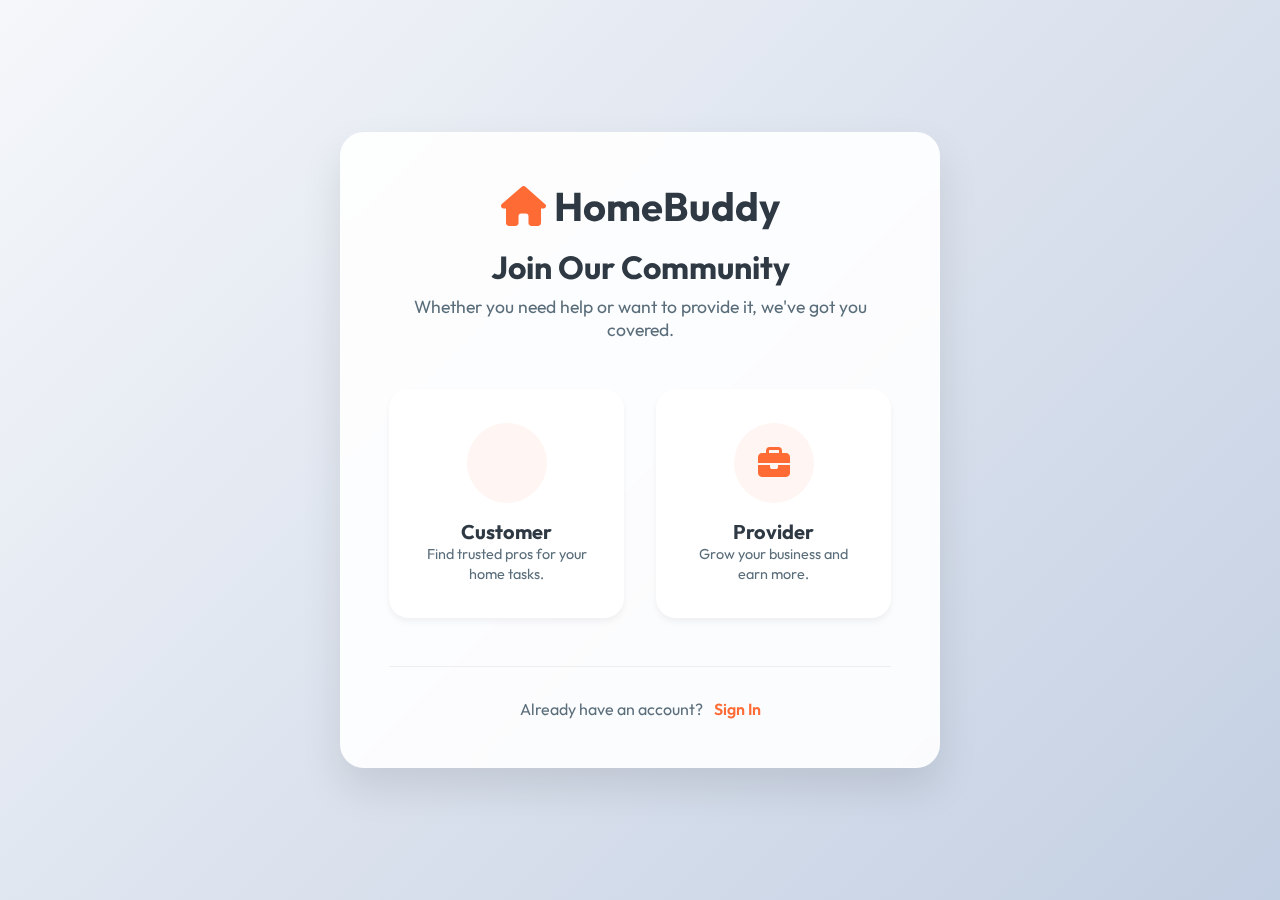
<file: signup.html>
<!doctype html>
<html lang="en">

<head>
    <meta charset="UTF-8" />
    <meta name="viewport" content="width=device-width, initial-scale=1.0" />
    <title>Join HomeBuddy - Get Started</title>
    <link rel="stylesheet" href="https://cdnjs.cloudflare.com/ajax/libs/font-awesome/6.5.0/css/all.min.css" />
    <link href="https://fonts.googleapis.com/css2?family=Outfit:wght@300;400;600;700&display=swap" rel="stylesheet">
    <style>
        :root {
            --primary: #FF6B35;
            --secondary: #2E3944;
            --dark: #212A31;
            --light: #FAFBFC;
            --gray: #5A6D7A;
            --accent: #FF9E7D;
            --glass: rgba(255, 255, 255, 0.9);
        }

        * {
            margin: 0;
            padding: 0;
            box-sizing: border-box;
        }

        body {
            font-family: 'Outfit', sans-serif;
            background: linear-gradient(135deg, #f5f7fa 0%, #c3cfe2 100%);
            color: var(--dark);
            min-height: 100vh;
            display: flex;
            flex-direction: column;
            justify-content: center;
            align-items: center;
            padding: 2rem;
        }

        .container {
            background: var(--glass);
            backdrop-filter: blur(10px);
            padding: 3rem;
            border-radius: 24px;
            box-shadow: 0 20px 40px rgba(0, 0, 0, 0.1);
            text-align: center;
            max-width: 600px;
            width: 100%;
            border: 1px solid rgba(255, 255, 255, 0.3);
            animation: fadeIn 0.8s ease-out;
        }

        @keyframes fadeIn {
            from {
                opacity: 0;
                transform: translateY(20px);
            }

            to {
                opacity: 1;
                transform: translateY(0);
            }
        }

        .logo {
            font-size: 2.5rem;
            font-weight: 700;
            color: var(--secondary);
            margin-bottom: 1rem;
            display: flex;
            align-items: center;
            justify-content: center;
            gap: 0.5rem;
        }

        .logo i {
            color: var(--primary);
        }

        h1 {
            font-size: 2rem;
            margin-bottom: 0.5rem;
            color: var(--secondary);
        }

        .subtitle {
            color: var(--gray);
            margin-bottom: 3rem;
            font-size: 1.1rem;
        }

        .choices {
            display: grid;
            grid-template-columns: 1fr 1fr;
            gap: 2rem;
        }

        .choice-card {
            background: white;
            padding: 2rem;
            border-radius: 20px;
            border: 2px solid transparent;
            transition: all 0.3s cubic-bezier(0.4, 0, 0.2, 1);
            cursor: pointer;
            text-decoration: none;
            color: inherit;
            display: flex;
            flex-direction: column;
            align-items: center;
            gap: 1rem;
            box-shadow: 0 4px 6px rgba(0, 0, 0, 0.05);
        }

        .choice-card:hover {
            border-color: var(--primary);
            transform: translateY(-5px);
            box-shadow: 0 12px 24px rgba(255, 107, 53, 0.15);
        }

        .icon-box {
            width: 80px;
            height: 80px;
            background: #fff5f2;
            border-radius: 50%;
            display: flex;
            align-items: center;
            justify-content: center;
            font-size: 2rem;
            color: var(--primary);
            transition: all 0.3s;
        }

        .choice-card:hover .icon-box {
            background: var(--primary);
            color: white;
            transform: scale(1.1);
        }

        .choice-title {
            font-weight: 700;
            font-size: 1.25rem;
            color: var(--secondary);
        }

        .choice-desc {
            font-size: 0.9rem;
            color: var(--gray);
            line-height: 1.4;
        }

        .footer-links {
            margin-top: 3rem;
            padding-top: 2rem;
            border-top: 1px solid #eee;
        }

        .login-prompt {
            color: var(--gray);
            font-size: 1rem;
        }

        .login-prompt a {
            color: var(--primary);
            text-decoration: none;
            font-weight: 600;
            margin-left: 0.5rem;
            transition: color 0.2s;
        }

        .login-prompt a:hover {
            color: var(--accent);
            text-decoration: underline;
        }

        @media (max-width: 600px) {
            .choices {
                grid-template-columns: 1fr;
            }

            .container {
                padding: 2rem 1.5rem;
            }
        }
    </style>
</head>

<body>
    <div class="container">
        <div class="logo">
            <i class="fa-solid fa-house"></i> HomeBuddy
        </div>
        <h1>Join Our Community</h1>
        <p class="subtitle">Whether you need help or want to provide it, we've got you covered.</p>

        <div class="choices">
            <a href="Frontend/html/user/register.html" class="choice-card">
                <div class="icon-box">
                    <i class="fa-solid fa-user-heart"></i>
                </div>
                <div class="choice-info">
                    <div class="choice-title">Customer</div>
                    <p class="choice-desc">Find trusted pros for your home tasks.</p>
                </div>
            </a>

            <a href="Frontend/html/provider/provider-signup.html" class="choice-card">
                <div class="icon-box">
                    <i class="fa-solid fa-briefcase"></i>
                </div>
                <div class="choice-info">
                    <div class="choice-title">Provider</div>
                    <p class="choice-desc">Grow your business and earn more.</p>
                </div>
            </a>
        </div>

        <div class="footer-links">
            <p class="login-prompt">
                Already have an account? <a href="Frontend/html/user/login.html">Sign In</a>
            </p>
        </div>
    </div>
</body>

</html>
</file>
